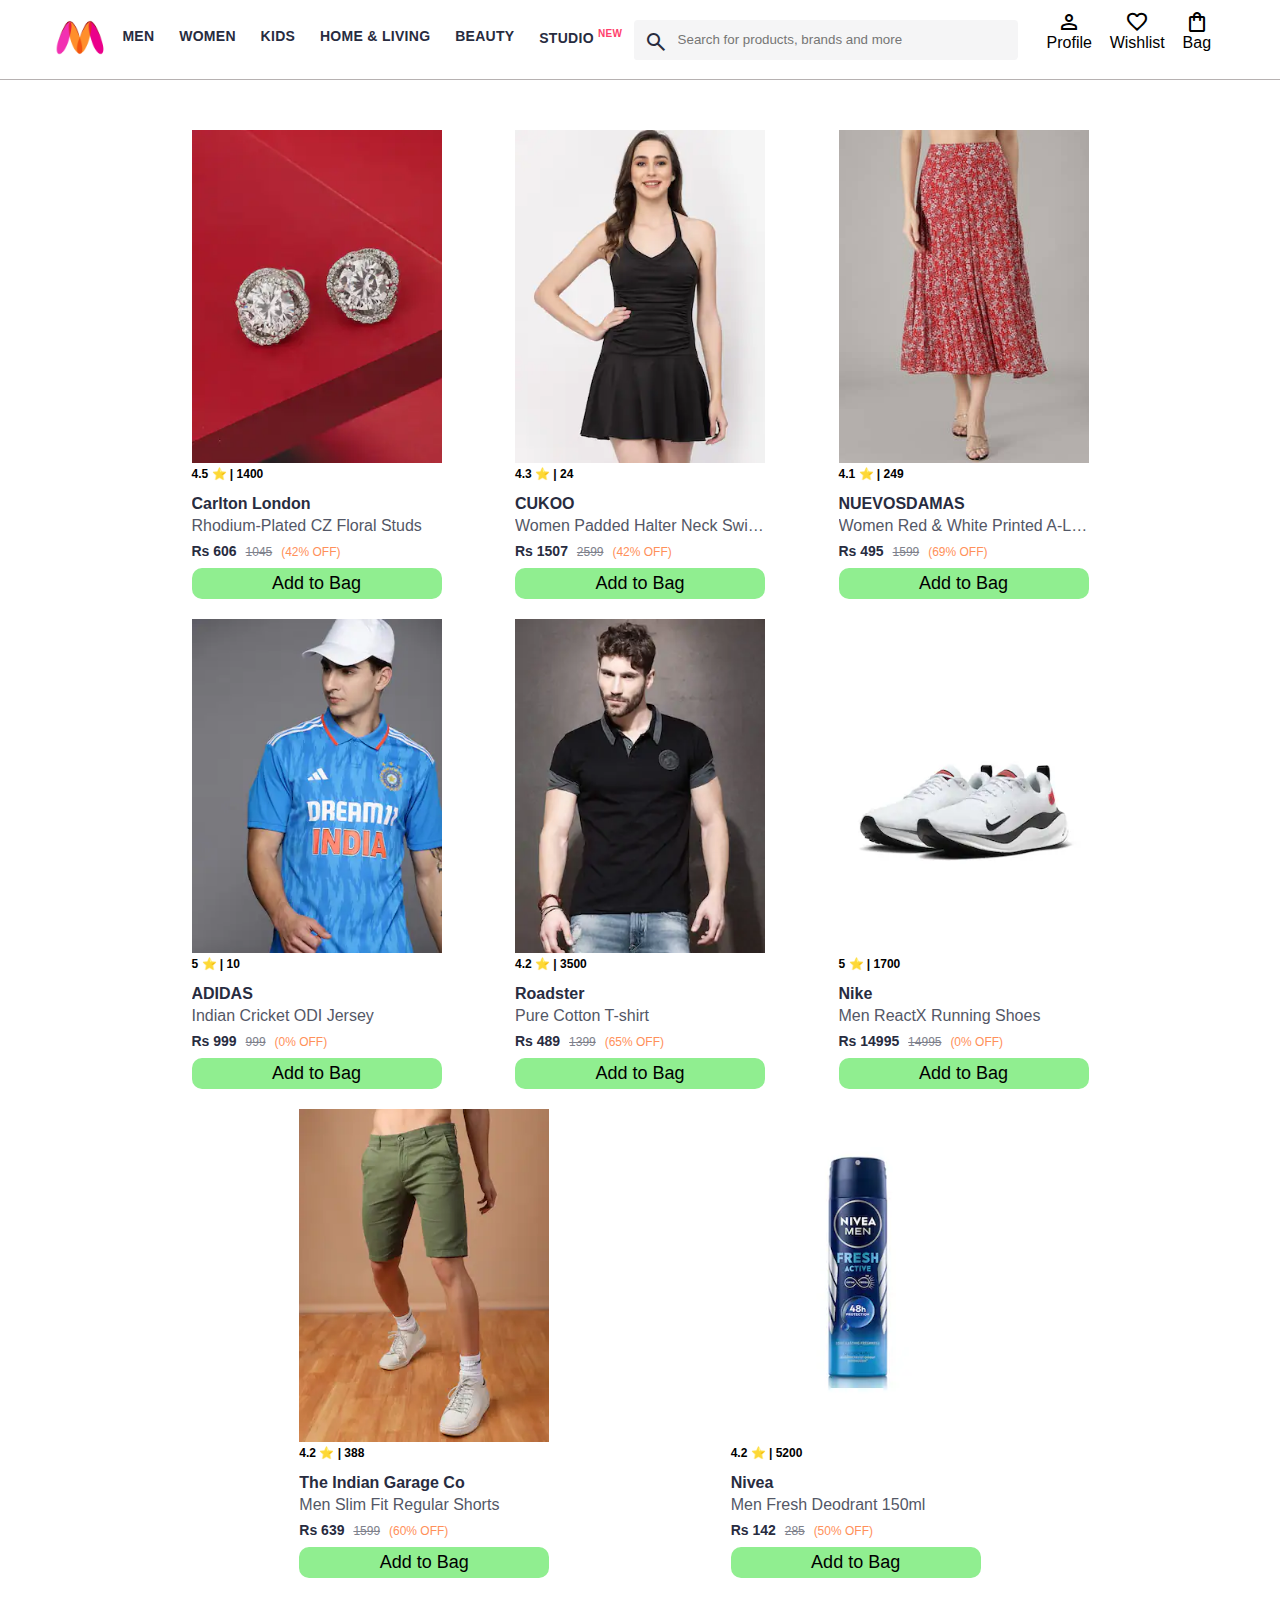
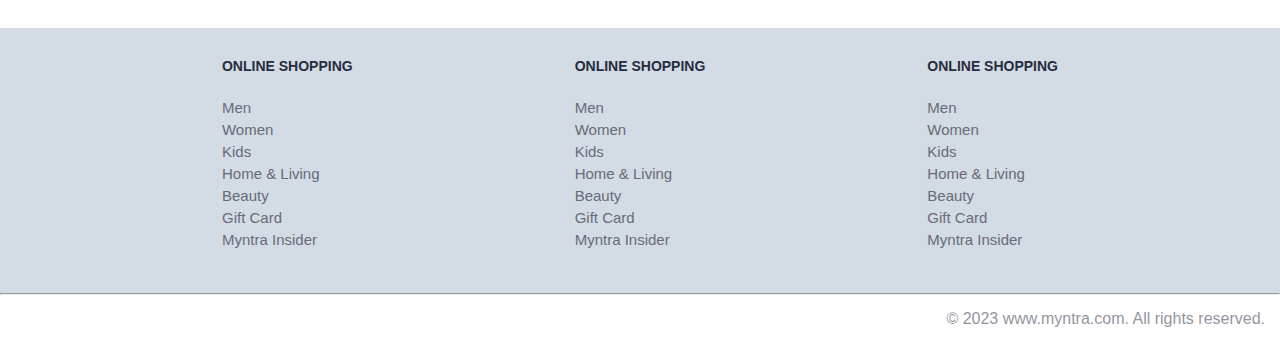
<file: 4-Myntra Function/index.html>
<!DOCTYPE html>
<html lang="en">
<head>
    <title>Myntra Functional Clone</title>
    <link rel="stylesheet" href="css/index.css">
    <link rel="stylesheet" href="https://fonts.googleapis.com/css2?family=Material+Symbols+Outlined:opsz,wght,FILL,GRAD@20..48,100..700,0..1,-50..200" />
</head>
<body>
    <header>
        <div class="logo_container">
            <a href="#"><img class="myntra_home" src="images/myntra_logo.webp" alt="Myntra Home"></a>
        </div>
        <nav class="nav_bar">
            <a href="#">Men</a>
            <a href="#">Women</a>
            <a href="#">Kids</a>
            <a href="#">Home & Living</a>
            <a href="#">Beauty</a>
            <a href="#">Studio <sup>New</sup></a>
        </nav>
        <div class="search_bar">
            <span class="material-symbols-outlined search_icon">search</span>
            <input class="search_input" placeholder="Search for products, brands and more">
        </div>
        <div class="action_bar">
            <div class="action_container">
                <span class="material-symbols-outlined action_icon">person</span>
                <span class="action_name">Profile</span>
            </div>

            <div class="action_container">
                <span class="material-symbols-outlined action_icon">favorite</span>
                <span class="action_name">Wishlist</span>
            </div>

            <a class="action_container" href="pages/bag.html">
                <span class="material-symbols-outlined action_icon">shopping_bag</span>
                <span class="action_name">Bag</span>
                <span class="bag-item-count">0</span>
            </a>
        </div>
    </header>
    <main>
      <div class="items-container">
      </div> 
    </main>

    <footer>
        <div class="footer_container">
            <div class="footer_column">
                <h3>ONLINE SHOPPING</h3>

                <a href="#">Men</a>
                <a href="#">Women</a>
                <a href="#">Kids</a>
                <a href="#">Home & Living</a>
                <a href="#">Beauty</a>
                <a href="#">Gift Card</a>
                <a href="#">Myntra Insider</a>
            </div>

            <div class="footer_column">
                <h3>ONLINE SHOPPING</h3>

                <a href="#">Men</a>
                <a href="#">Women</a>
                <a href="#">Kids</a>
                <a href="#">Home & Living</a>
                <a href="#">Beauty</a>
                <a href="#">Gift Card</a>
                <a href="#">Myntra Insider</a>
            </div>

            <div class="footer_column">
                <h3>ONLINE SHOPPING</h3>

                <a href="#">Men</a>
                <a href="#">Women</a>
                <a href="#">Kids</a>
                <a href="#">Home & Living</a>
                <a href="#">Beauty</a>
                <a href="#">Gift Card</a>
                <a href="#">Myntra Insider</a>
            </div>
        </div>
        <hr>

        <div class="copyright">
            © 2023 www.myntra.com. All rights reserved.
        </div>
    </footer>

    <script src="data/items.js"></script>
    <script src="scripts/index.js"></script>
</body>
</html>
</file>
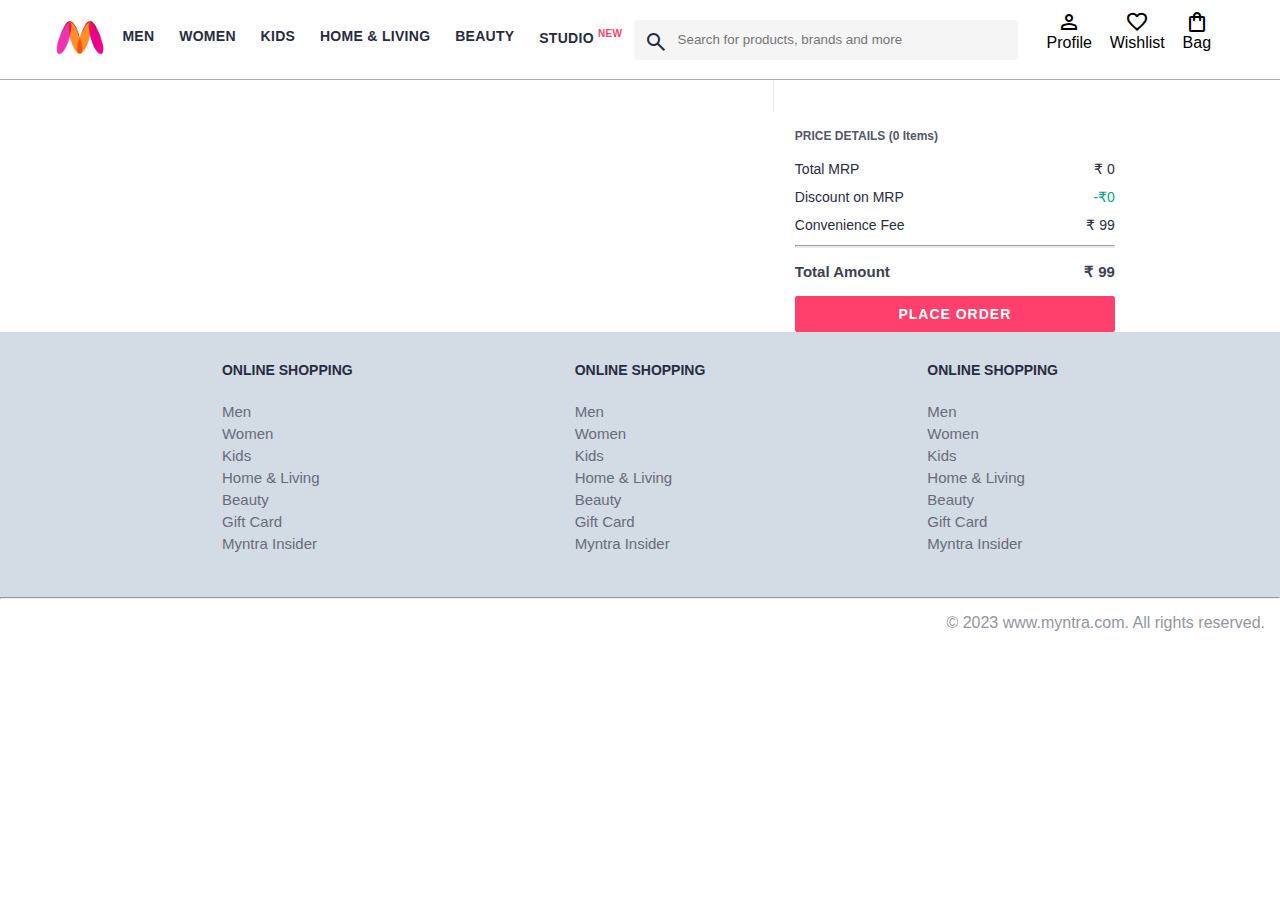
<file: 4-Myntra Function/pages/bag.html>
<!DOCTYPE html>
<html lang="en">
<head>
    <title>Myntra Clone</title>
    <link rel="stylesheet" href="../css/index.css">
    <link rel="stylesheet" href="../css/bag.css">
    <link rel="stylesheet" href="https://fonts.googleapis.com/css2?family=Material+Symbols+Outlined:opsz,wght,FILL,GRAD@20..48,100..700,0..1,-50..200" />
</head>
<body>
    <header>
        <div class="logo_container">
            <a href="#"><img class="myntra_home" src="../images/myntra_logo.webp" alt="Myntra Home"></a>
        </div>
        <nav class="nav_bar">
            <a href="#">Men</a>
            <a href="#">Women</a>
            <a href="#">Kids</a>
            <a href="#">Home & Living</a>
            <a href="#">Beauty</a>
            <a href="#">Studio <sup>New</sup></a>
        </nav>
        <div class="search_bar">
            <span class="material-symbols-outlined search_icon">search</span>
            <input class="search_input" placeholder="Search for products, brands and more">
        </div>
        <div class="action_bar">
            <div class="action_container">
                <span class="material-symbols-outlined action_icon">person</span>
                <span class="action_name">Profile</span>
            </div>

            <div class="action_container">
                <span class="material-symbols-outlined action_icon">favorite</span>
                <span class="action_name">Wishlist</span>
            </div>

            <div class="action_container">
                <span class="material-symbols-outlined action_icon">shopping_bag</span>
                <span class="action_name">Bag</span>
                 <span class="bag-item-count">0</span>
            </div>
        </div>
    </header>
    <main>
      <div class="bag-page">
        <div class="bag-items-container">
         

        </div>
        <div class="bag-summary">
          

      </div>
    </main>
    <footer>
        <div class="footer_container">
            <div class="footer_column">
                <h3>ONLINE SHOPPING</h3>

                <a href="#">Men</a>
                <a href="#">Women</a>
                <a href="#">Kids</a>
                <a href="#">Home & Living</a>
                <a href="#">Beauty</a>
                <a href="#">Gift Card</a>
                <a href="#">Myntra Insider</a>
            </div>

            <div class="footer_column">
                <h3>ONLINE SHOPPING</h3>

                <a href="#">Men</a>
                <a href="#">Women</a>
                <a href="#">Kids</a>
                <a href="#">Home & Living</a>
                <a href="#">Beauty</a>
                <a href="#">Gift Card</a>
                <a href="#">Myntra Insider</a>
            </div>

            <div class="footer_column">
                <h3>ONLINE SHOPPING</h3>

                <a href="#">Men</a>
                <a href="#">Women</a>
                <a href="#">Kids</a>
                <a href="#">Home & Living</a>
                <a href="#">Beauty</a>
                <a href="#">Gift Card</a>
                <a href="#">Myntra Insider</a>
            </div>
        </div>
        <hr>

        <div class="copyright">
            © 2023 www.myntra.com. All rights reserved.
        </div>
    </footer>
    <script src="../data/items.js"></script>
    <script src="../scripts/index.js"></script>
     <script src="../scripts/bag.js"></script>
</body>
</html>
</file>
<file: 4-Myntra Function/css/index.css>
/* **************** Item Page CSS **************************/
/*.action_container {
    text-decoration: none;
}
a.action_container:link {
    color:black;
}
.item-details {
    cursor: pointer;
    width: 250px;
    margin: 10px;
}
.stars {
    font-size: 12px;
    font-weight: 700;
    text-align: left;
}
.company {
    font-size: 18px;
    font-weight: 700;
    line-height: 1;
    color: #282c3f;
    margin-bottom: 6px;
    overflow: hidden;
    text-overflow: ellipsis;
    white-space: nowrap;
    margin-top: 20px;
}
.item-name {
    color: #535766;
    font-size: 16px;
    line-height: 1;
    margin-bottom: 0;
    margin-top: 0;
    overflow: hidden;
    text-overflow: ellipsis;
    white-space: nowrap;
    font-weight: 400;
    display: block;
}
.price-container {
    margin-top: 10px;
}
.current-price {
    font-size: 14px;
    font-weight: 700;
    color: #282c3f;
}
.original-price {
    text-decoration: line-through;
    color: #7e818c;
    font-weight: 400;
    margin-left: 5px;
    font-size: 12px;
}
.discount-percentage {
    color: #ff905a;
    font-weight: 400;
    font-size: 12px;
    margin-left: 5px;
}
.btn-bag {
    background-color: lightgreen;
    border: none;
    padding: 5px 15px;
    border-radius: 10px;
    width: 100%;
    margin-top: 7px;
    font-size: 20px;
    cursor: pointer;
}
.bag-items {
    background-color: #f16565;
    white-space: nowrap;
    text-align: center;
    line-height: 18px;
    padding: 0 6px;
    height: 18px;
    position: relative;
    border-radius: 50%;
    font-size: 12px;
    color: #fff;
    left: 13px;
    top: -44px;
    font-weight: 700;
    cursor: pointer;
} */

* {
    margin: 0;
    padding: 0;
    font-family: Assistant, -apple-system, BlinkMacSystemFont, Segoe UI, Roboto, Helvetica, Arial, sans-serif;
    box-sizing: border-box;
}

header {
    display: flex;
    background-color: #ffffff;
    height: 80px;
    justify-content: space-between;
    align-items: center;
    border-bottom: 1px solid #b6b1b1;
}
.myntra_home {
    height: 45px;
}
.logo_container {
    margin-left: 4%;
}
.action_bar {
    margin-right: 4%;
}
.nav_bar {
    display: flex;
    min-width: 500px; 
    justify-content: space-between;
}
.nav_bar a {
    font-size: 14px;
    letter-spacing: .3px;
    color: #282c3f;
    font-weight: 700;
    text-transform: uppercase;
    text-decoration: none;
    padding: 27px 0;
    border-bottom: 5px solid #ffffff
}
.nav_bar a:hover {
      border-bottom: 4px solid #f54e77;
}
.nav_bar a sup {
    color: #ff3f6c;
    font-size: 10px;
}
.search_bar {
    height: 40px;
    width: 200px;
    width: 30%;
    display: flex;
    align-items: center;

}
.search_icon {
     box-sizing: content-box;
     height: 20px;
     padding: 10px;

     background-color: #f5f5f6;
     color: #282c3f;
     font-weight: 300;
     border-radius: 4px 0 0 3px;
}
.search_input {
    color: #696e79;
    background-color: #f5f5f6;
    flex-grow: 1;
    height: 40px;
    border: 0;
    border-radius: 0 4px 4px 0 ;
}

.action_bar {
    display: flex;
    min-width: 200px;
    justify-content: space-evenly;
}
.action_container {
    display: flex;
    flex-direction: column;
    align-items: center;
}

/* Main Section */
.banner_container {
    margin: 40px 0;
}
.banner_image {
    width: 100%;

}
.category_heading {
    text-transform: uppercase;
    color: #3e4152;
    letter-spacing: .15em;
    font-size: 1.8em;
    margin: 50px 0 10px 30px;
    max-height: 5em;
    font-weight: 700;
}
.category_items , .items-container {
    width: 80%;
    margin: 50px 10%;
     display: flex;
     flex-wrap: wrap;
     justify-content: space-evenly;
}
.sale_item {
     width: 250px;
}

.footer_container {
    padding: 30px 0px 40px 0px;
    background-color: #d3dbe4;
    display: flex;
    justify-content: space-evenly;
}
.footer_column {
    display: flex;
    flex-direction: column;
}
.footer_column h3 {
    color: #282c3f;
    font-size: 14px;
    margin-bottom: 25px;
}
.footer_column a {
    color: #696b79;
    font-size: 15px;
    text-decoration: none;
    padding-bottom: 5px;
}
.copyright {
    color: #94969f;
    text-align: end;
    padding: 15px;
}

.items-container {
   width: 80%;
   margin:40px  10%;
  
}

.item-container {
  width: 250px;
  margin: 10px;
}

.item-image {
  width: 100%;
}

.rating {
  font-size: 12px;
  font-weight: 700;
}

.company-name {
    margin-top: 15px;
    font-size: 16px;
    font-weight: 700;
    line-height: 1;
    color: #282c3f;
    margin-bottom: 6px;
    overflow: hidden;
    text-overflow: ellipsis;
    white-space: nowrap;
    
}

.item-name {
   color: #535766;
    font-size: 16px;
    line-height: 1;
    margin-bottom: 0;
    margin-top: 0;
    overflow: hidden;
    text-overflow: ellipsis;
    white-space: nowrap;
    font-weight: 400;
    display: block;
}


.price {
  margin-top: 10px;
   font-size: 14px;
   line-height: 15px;
   color: #282c3f;
   white-space: nowrap;
}

.current-price {
     font-size: 14px;
    font-weight: 700;
    color: #282c3f;
}


.original-price {
  text-decoration: line-through;
    color: #7e818c;
    font-weight: 400;
    margin-left: 5px;
    font-size: 12px;
}

.discount {
   color: #ff905a;
    font-weight: 400;
    font-size: 12px;
    margin-left: 5px;
}

.btn-add-bag {
    background-color: lightgreen;
    border: none;
    padding: 5px 15px;
    border-radius: 10px;
    width: 100%;
    margin-top: 8px;
    font-size: 18px;
    cursor: pointer;
}

.bag-item-count {
     background-color: #f16565;
    white-space: nowrap;
    text-align: center;
    line-height: 18px;
    padding: 0 6px;
    height: 18px;
    position: relative;
    border-radius: 50%;
    font-size: 12px;
    color: #fff;
    left: 13px;
    top: -44px;
    font-weight: 700;
    cursor: pointer;
}

.action_container {
    text-decoration: none;
}
a.action_container:link {
    color:black;
}
</file>
<file: 4-Myntra Function/css/bag.css>
.bag-items-container {
  display: inline-block;
  width: 64%;
  padding-right: 20px;
  border-right: 1px solid #eaeaec;
  padding-top: 32px;
  color: #282c3f;
  font-size: 13px;
  line-height: 1.42857143;
}

.bag-page {
  width: 75%;
  margin-left: 12.5%;
}

.bag-summary {
  vertical-align: top;
  display: inline-block;
  width: 35%;
  padding: 24px 0 0 16px;
  color: #282c3f;
  font-size: 13px;
  line-height: 1.42857143;
}

.bag-details-container {
  margin-bottom: 16px;
}

.price-header {
  font-size: 12px;
  font-weight: 700;
  margin: 24px 0 16px;
  color: #535766;
}

.price-item {
  margin-bottom: 12px;
  line-height: 16px;
  font-size: 14px;
  color: #282c3f;
}

.price-item-value {
  float: right;
}

.priceDetail-base-discount {
  color: #03a685;
}

.price-footer {
  font-weight: 700;
  font-size: 15px;
  padding-top: 16px;
  border-top: 1px solid #eaeaec;
  color: #3e4152;
  line-height: 16px;
}

.btn-place-order {
  width: 100%;
  letter-spacing: 1px;
  font-size: 14px;
  font-weight: 600;
  border-radius: 2px;
  border-width: 0px;
  padding: 10px 16px;
  background-color: rgb(255, 63, 108);
  color: rgb(255, 255, 255);
  cursor: pointer;
}

.bag-item-container {
  margin-bottom: 8px;
  background: #fff;
  font-size: 14px;
  border: 1px solid #eaeaec;
  border-radius: 4px;
  position: relative;
  padding: 12px 12px 0;
}

.item-left-part {
  position: absolute;
  background: rgb(255, 242, 223);
  height: 148px;
  width: 111px;
}

.item-right-part {
  padding-left: 12px;
  position: relative;
  min-height: 148px;
  margin-left: 111px;
  margin-bottom: 12px;
}

.bag-item-img {
  width: 100%;
}

.return-period {
  display: inline-flex;
  font-size: 14px;
  padding-top: 8px;
}

.return-period-days {
  font-weight: 700;
  margin-right: 4px;
}

.delivery-details {
  margin-top: 5px;
  color: #282c3f;
  font-size: 12px;
  letter-spacing: -.1px;
  margin-bottom: 8px;
  line-height: 15px;
}

.delivery-details-days {
  color: #03a685;
}

.remove-from-cart {
  position: absolute;
  font-size: 25px;
  top: 10px;
  right: 18px;
  width: 14px;
  height: 14px;
  cursor: pointer;
}
</file>
